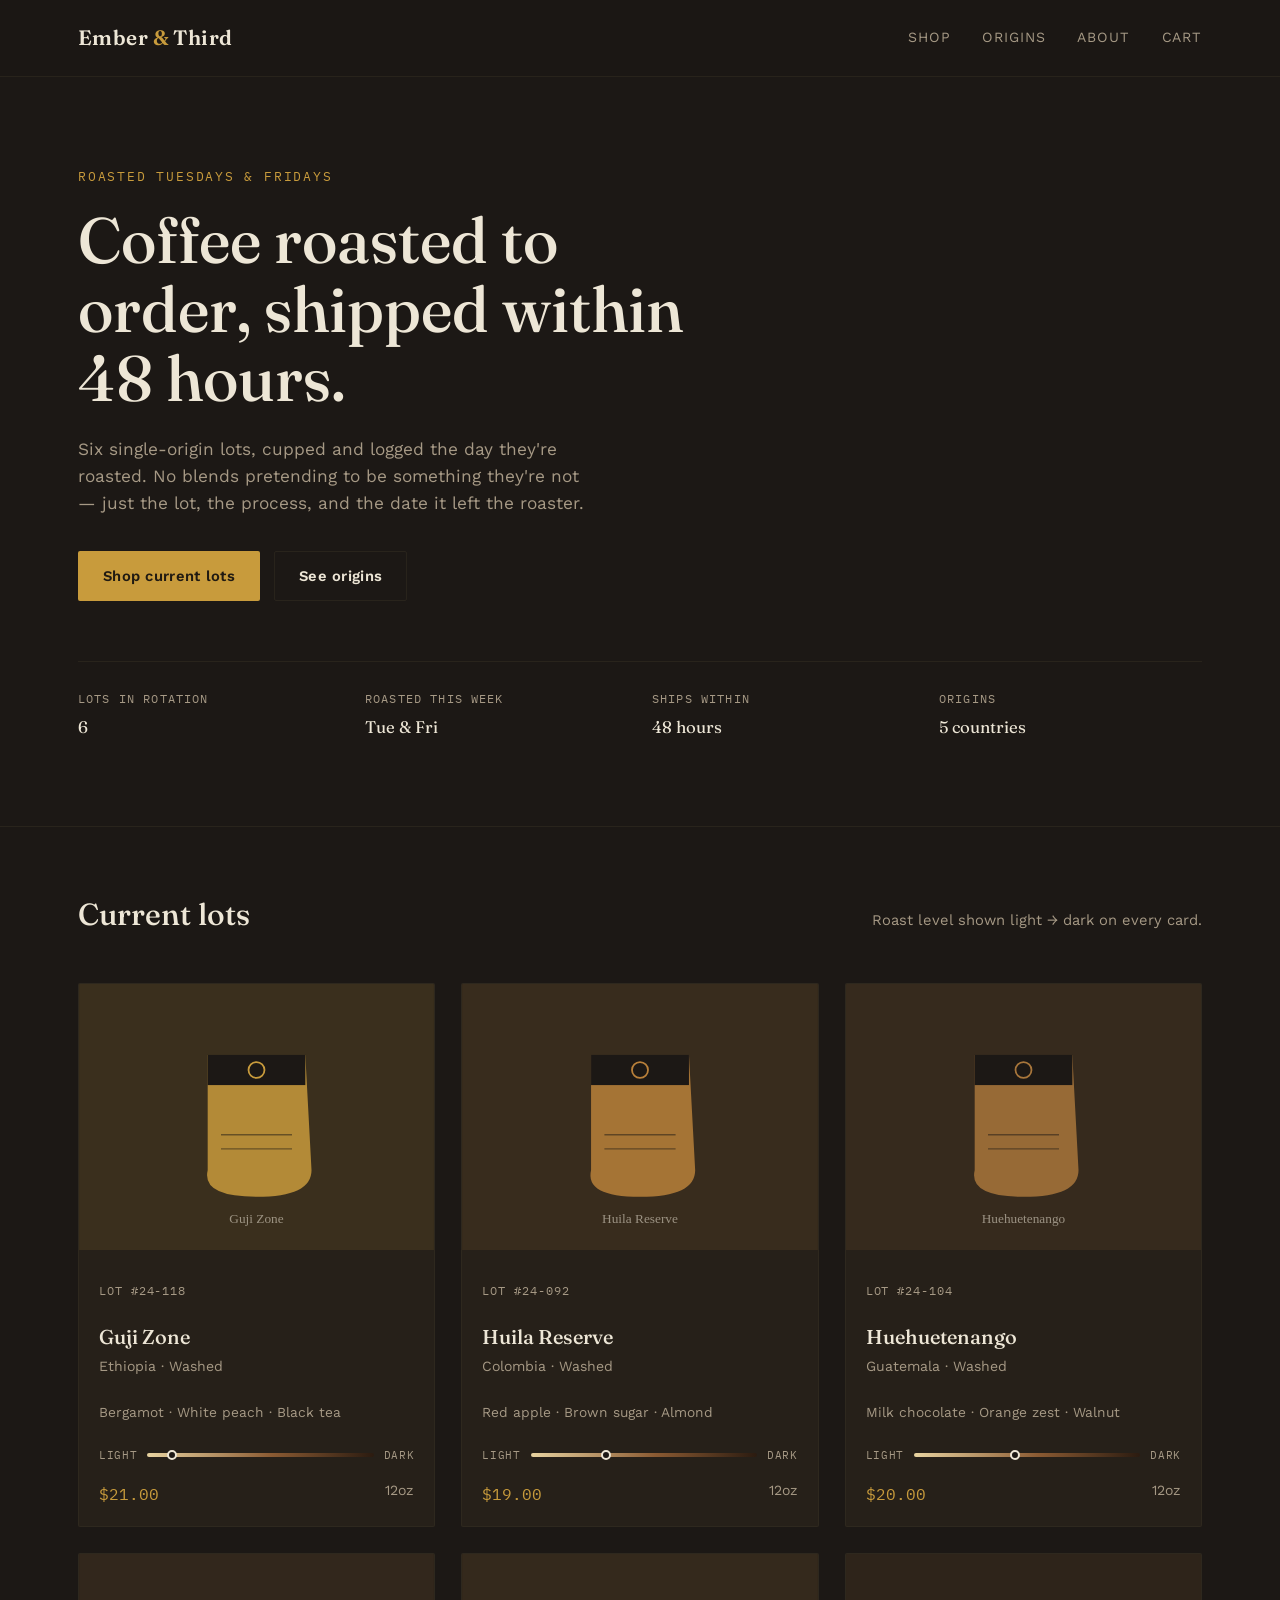
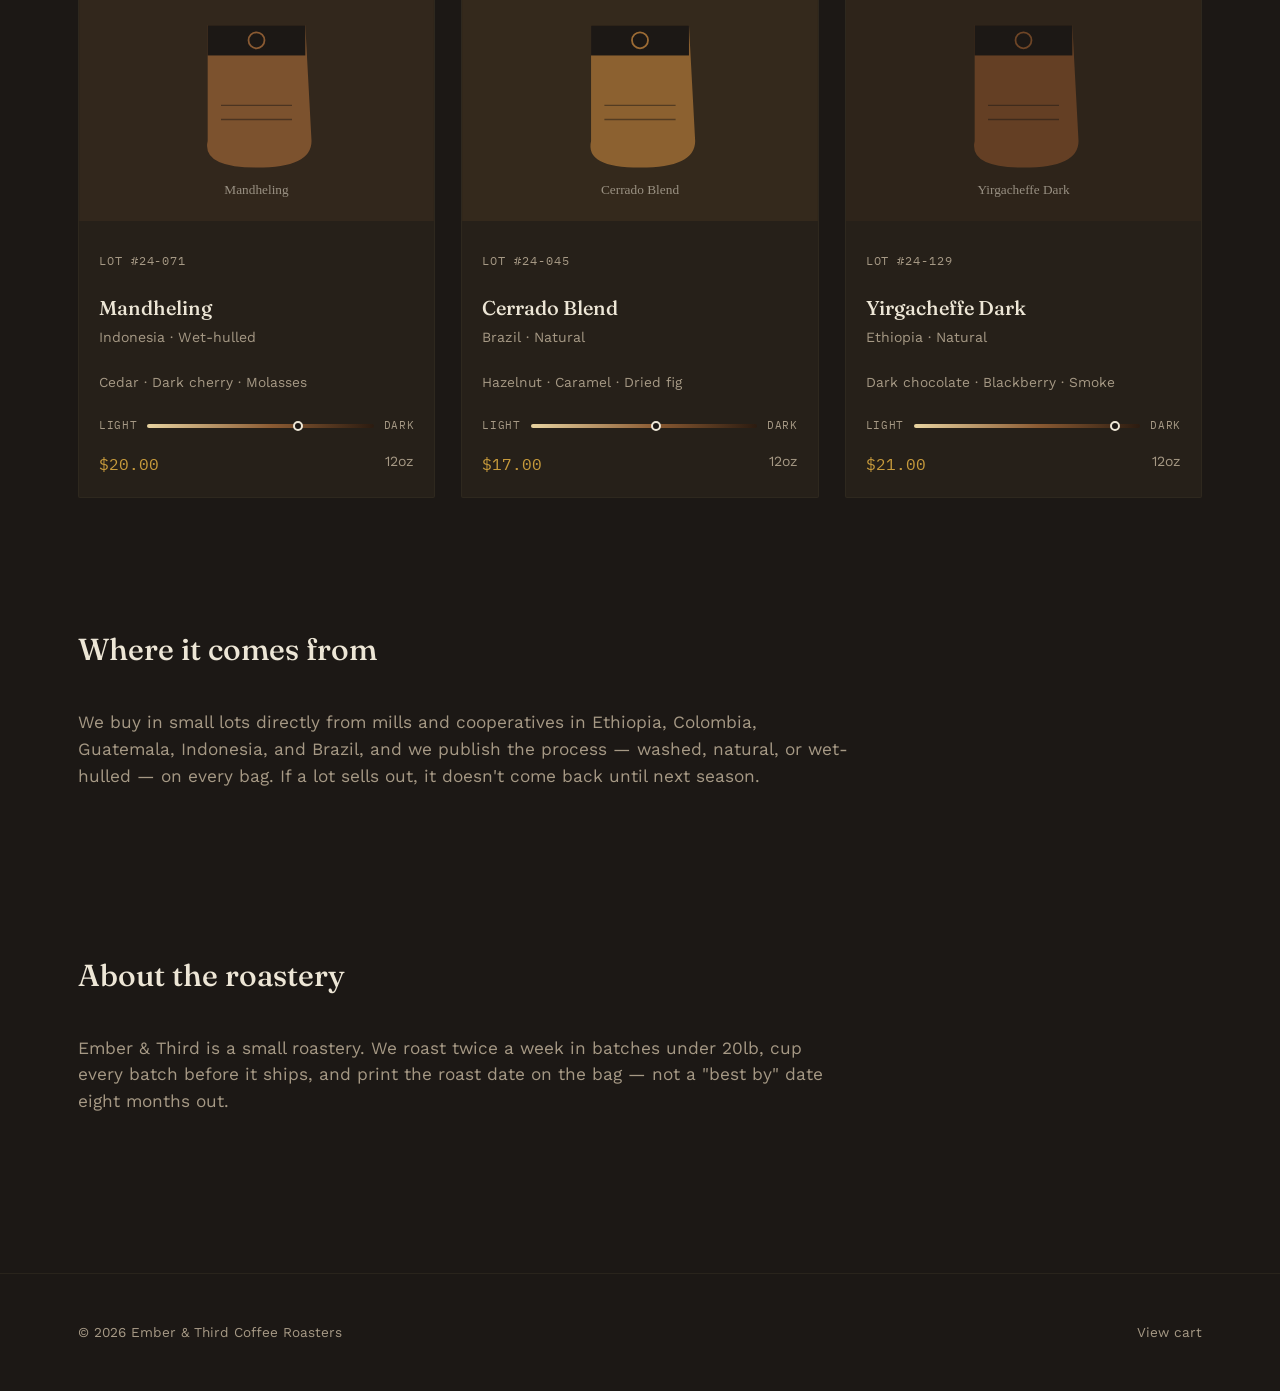
<file: index.html>
<!DOCTYPE html>
<html lang="en">
<head>
  <meta charset="UTF-8" />
  <meta name="viewport" content="width=device-width, initial-scale=1.0" />
  <title>Ember &amp; Third — Small-Batch Coffee Roaster</title>
  <meta name="description" content="Coffee roasted to order and shipped within 48 hours. Single-origin lots from Ethiopia, Colombia, Guatemala, Sumatra, and Brazil." />
  <link rel="stylesheet" href="css/styles.css" />
</head>
<body>

  <header class="site-header">
    <div class="wrap">
      <a href="index.html" class="logo">Ember <span>&amp;</span> Third</a>
      <nav class="main-nav">
        <a href="index.html#shop">Shop</a>
        <a href="index.html#origins">Origins</a>
        <a href="index.html#about">About</a>
        <a href="cart.html" class="cart-link">
          Cart
          <span class="cart-badge" data-cart-count>0</span>
        </a>
      </nav>
    </div>
  </header>

  <main>
    <section class="hero">
      <div class="wrap">
        <p class="hero-eyebrow">Roasted Tuesdays &amp; Fridays</p>
        <h1>Coffee roasted to order, shipped within 48 hours.</h1>
        <p class="hero-sub">
          Six single-origin lots, cupped and logged the day they're roasted.
          No blends pretending to be something they're not — just the
          lot, the process, and the date it left the roaster.
        </p>
        <div class="hero-actions">
          <a href="#shop" class="btn btn-primary">Shop current lots</a>
          <a href="#origins" class="btn btn-outline">See origins</a>
        </div>

        <dl class="cupping-strip">
          <div>
            <dt>Lots in rotation</dt>
            <dd>6</dd>
          </div>
          <div>
            <dt>Roasted this week</dt>
            <dd>Tue &amp; Fri</dd>
          </div>
          <div>
            <dt>Ships within</dt>
            <dd>48 hours</dd>
          </div>
          <div>
            <dt>Origins</dt>
            <dd>5 countries</dd>
          </div>
        </dl>
      </div>
    </section>

    <section class="section" id="shop">
      <div class="wrap">
        <div class="section-head">
          <h2>Current lots</h2>
          <p class="section-note">Roast level shown light → dark on every card.</p>
        </div>
        <div class="product-grid" id="product-grid">
          <!-- populated by js/main.js -->
        </div>
      </div>
    </section>

    <section class="section" id="origins">
      <div class="wrap">
        <div class="section-head">
          <h2>Where it comes from</h2>
        </div>
        <p class="hero-sub" style="max-width:70ch;">
          We buy in small lots directly from mills and cooperatives in
          Ethiopia, Colombia, Guatemala, Indonesia, and Brazil, and we
          publish the process — washed, natural, or wet-hulled — on every
          bag. If a lot sells out, it doesn't come back until next season.
        </p>
      </div>
    </section>

    <section class="section" id="about">
      <div class="wrap">
        <div class="section-head">
          <h2>About the roastery</h2>
        </div>
        <p class="hero-sub" style="max-width:70ch;">
          Ember &amp; Third is a small roastery. We roast twice a week in
          batches under 20lb, cup every batch before it ships, and print
          the roast date on the bag — not a "best by" date eight months out.
        </p>
      </div>
    </section>
  </main>

  <footer class="site-footer">
    <div class="wrap">
      <span>© 2026 Ember &amp; Third Coffee Roasters</span>
      <span><a href="cart.html">View cart</a></span>
    </div>
  </footer>

  <script src="js/products.js"></script>
  <script src="js/cart.js"></script>
  <script src="js/main.js"></script>
</body>
</html>
</file>
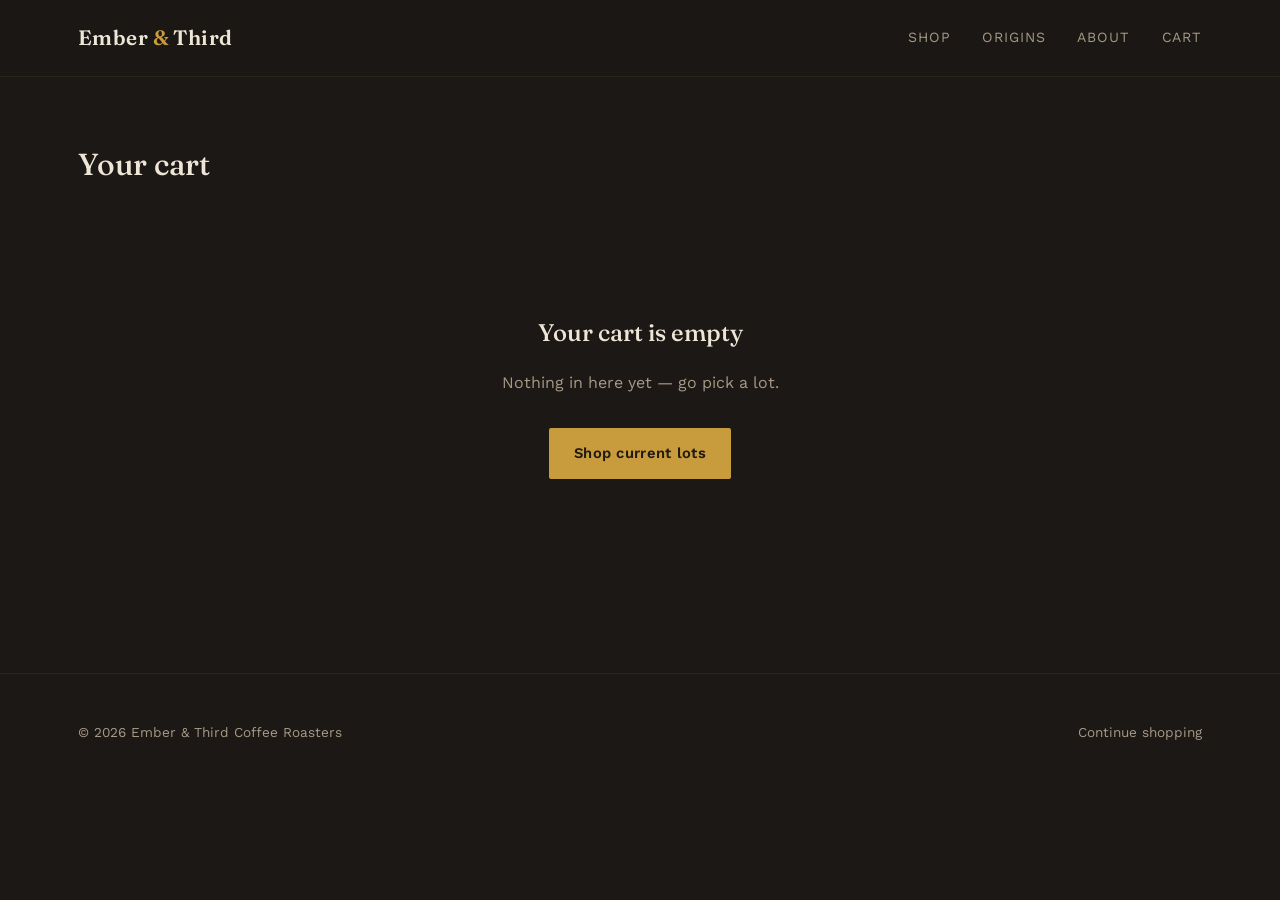
<file: cart.html>
<!DOCTYPE html>
<html lang="en">
<head>
  <meta charset="UTF-8" />
  <meta name="viewport" content="width=device-width, initial-scale=1.0" />
  <title>Your Cart — Ember &amp; Third</title>
  <link rel="stylesheet" href="css/styles.css" />
</head>
<body>

  <header class="site-header">
    <div class="wrap">
      <a href="index.html" class="logo">Ember <span>&amp;</span> Third</a>
      <nav class="main-nav">
        <a href="index.html#shop">Shop</a>
        <a href="index.html#origins">Origins</a>
        <a href="index.html#about">About</a>
        <a href="cart.html" class="cart-link">
          Cart
          <span class="cart-badge" data-cart-count>0</span>
        </a>
      </nav>
    </div>
  </header>

  <main>
    <section class="section">
      <div class="wrap">
        <div class="section-head">
          <h2>Your cart</h2>
        </div>
        <div id="cart-content">
          <!-- populated by js/main.js -->
        </div>
      </div>
    </section>
  </main>

  <footer class="site-footer">
    <div class="wrap">
      <span>© 2026 Ember &amp; Third Coffee Roasters</span>
      <span><a href="index.html#shop">Continue shopping</a></span>
    </div>
  </footer>

  <script src="js/products.js"></script>
  <script src="js/cart.js"></script>
  <script src="js/main.js"></script>
</body>
</html>
</file>
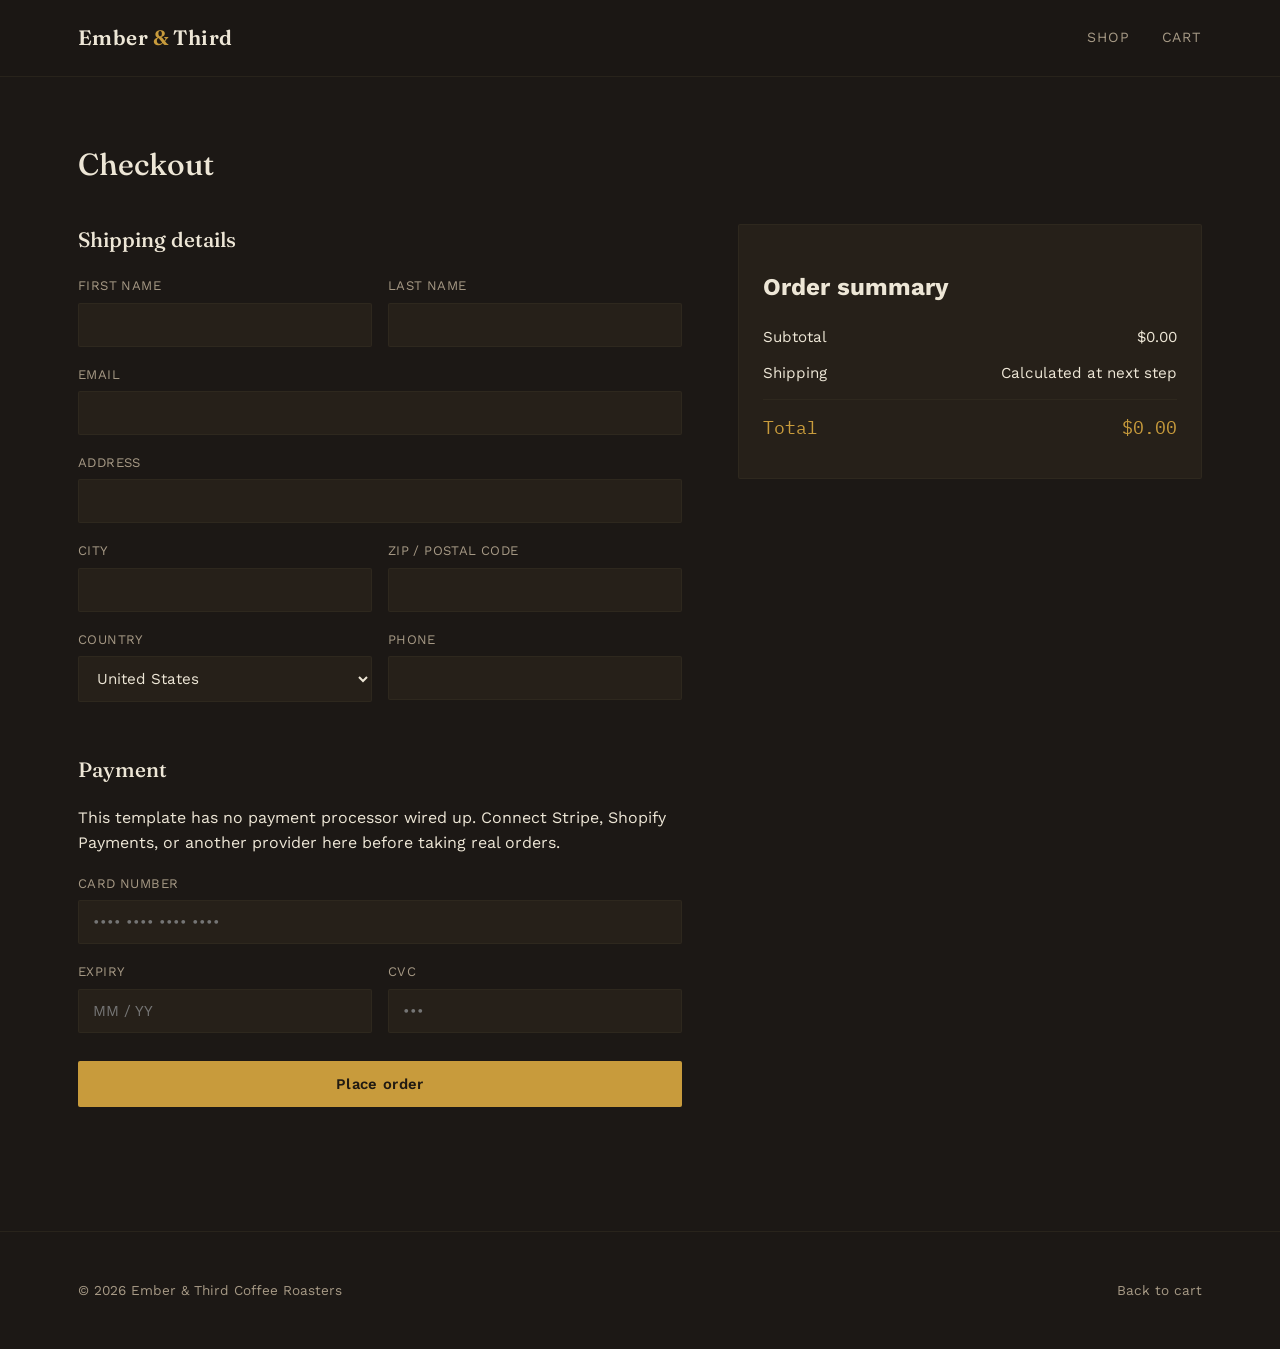
<file: checkout.html>
<!DOCTYPE html>
<html lang="en">
<head>
  <meta charset="UTF-8" />
  <meta name="viewport" content="width=device-width, initial-scale=1.0" />
  <title>Checkout — Ember &amp; Third</title>
  <link rel="stylesheet" href="css/styles.css" />
</head>
<body>

  <header class="site-header">
    <div class="wrap">
      <a href="index.html" class="logo">Ember <span>&amp;</span> Third</a>
      <nav class="main-nav">
        <a href="index.html#shop">Shop</a>
        <a href="cart.html" class="cart-link">
          Cart
          <span class="cart-badge" data-cart-count>0</span>
        </a>
      </nav>
    </div>
  </header>

  <main>
    <section class="section">
      <div class="wrap">
        <div class="section-head">
          <h2>Checkout</h2>
        </div>

        <form class="checkout-grid" id="checkout-form">
          <div class="checkout-section">
            <h2>Shipping details</h2>

            <div class="field-row">
              <div class="field">
                <label for="first-name">First name</label>
                <input type="text" id="first-name" name="first-name" required />
              </div>
              <div class="field">
                <label for="last-name">Last name</label>
                <input type="text" id="last-name" name="last-name" required />
              </div>
            </div>

            <div class="field">
              <label for="email">Email</label>
              <input type="email" id="email" name="email" required />
            </div>

            <div class="field">
              <label for="address">Address</label>
              <input type="text" id="address" name="address" required />
            </div>

            <div class="field-row">
              <div class="field">
                <label for="city">City</label>
                <input type="text" id="city" name="city" required />
              </div>
              <div class="field">
                <label for="zip">ZIP / Postal code</label>
                <input type="text" id="zip" name="zip" required />
              </div>
            </div>

            <div class="field-row">
              <div class="field">
                <label for="country">Country</label>
                <select id="country" name="country">
                  <option>United States</option>
                  <option>Canada</option>
                  <option>United Kingdom</option>
                  <option>Australia</option>
                  <option>Other</option>
                </select>
              </div>
              <div class="field">
                <label for="phone">Phone</label>
                <input type="tel" id="phone" name="phone" />
              </div>
            </div>

            <h2 style="margin-top:34px;">Payment</h2>
            <p class="section-note" style="margin-bottom:18px;">
              This template has no payment processor wired up. Connect
              Stripe, Shopify Payments, or another provider here before
              taking real orders.
            </p>
            <div class="field">
              <label for="card">Card number</label>
              <input type="text" id="card" name="card" placeholder="•••• •••• •••• ••••" />
            </div>
            <div class="field-row">
              <div class="field">
                <label for="expiry">Expiry</label>
                <input type="text" id="expiry" name="expiry" placeholder="MM / YY" />
              </div>
              <div class="field">
                <label for="cvc">CVC</label>
                <input type="text" id="cvc" name="cvc" placeholder="•••" />
              </div>
            </div>

            <button type="submit" class="btn btn-primary btn-block" style="margin-top:10px;">
              Place order
            </button>
          </div>

          <aside class="order-summary">
            <h2>Order summary</h2>
            <div id="order-lines">
              <!-- populated by js/main.js -->
            </div>
            <div class="summary-row">
              <span>Subtotal</span>
              <span id="checkout-subtotal">$0.00</span>
            </div>
            <div class="summary-row">
              <span>Shipping</span>
              <span>Calculated at next step</span>
            </div>
            <div class="summary-row total">
              <span>Total</span>
              <span id="checkout-total">$0.00</span>
            </div>
          </aside>
        </form>
      </div>
    </section>
  </main>

  <footer class="site-footer">
    <div class="wrap">
      <span>© 2026 Ember &amp; Third Coffee Roasters</span>
      <span><a href="cart.html">Back to cart</a></span>
    </div>
  </footer>

  <script src="js/products.js"></script>
  <script src="js/cart.js"></script>
  <script src="js/main.js"></script>
</body>
</html>
</file>
<file: css/styles.css>
@import url("https://fonts.googleapis.com/css2?family=Fraunces:ital,opsz,wght@0,9..144,400;0,9..144,600;1,9..144,500&family=Work+Sans:wght@400;500;600&family=IBM+Plex+Mono:wght@400;500&display=swap");

/* ---------- Design tokens ---------- */
:root {
  --bg: #1c1815;
  --surface: #262019;
  --surface-raised: #2e271e;
  --line: #3a322670;
  --text: #ede6d6;
  --text-muted: #a69985;
  --gold: #c89b3c;
  --sage: #7c8a68;
  --danger: #b9633f;

  --font-display: "Fraunces", serif;
  --font-body: "Work Sans", sans-serif;
  --font-mono: "IBM Plex Mono", monospace;

  --radius: 2px;
  --max-width: 1180px;
}

* {
  box-sizing: border-box;
}

html {
  scroll-behavior: smooth;
}

body {
  margin: 0;
  background: var(--bg);
  color: var(--text);
  font-family: var(--font-body);
  font-size: 16px;
  line-height: 1.55;
  -webkit-font-smoothing: antialiased;
}

img {
  max-width: 100%;
  display: block;
}

a {
  color: inherit;
}

.wrap {
  max-width: var(--max-width);
  margin: 0 auto;
  padding: 0 28px;
}

/* ---------- Header ---------- */
.site-header {
  position: sticky;
  top: 0;
  z-index: 20;
  background: rgba(28, 24, 21, 0.92);
  backdrop-filter: blur(6px);
  border-bottom: 1px solid var(--line);
}

.site-header .wrap {
  display: flex;
  align-items: center;
  justify-content: space-between;
  height: 76px;
}

.logo {
  font-family: var(--font-display);
  font-weight: 600;
  font-size: 1.3rem;
  letter-spacing: 0.02em;
  text-decoration: none;
  color: var(--text);
}

.logo span {
  color: var(--gold);
}

.main-nav {
  display: flex;
  align-items: center;
  gap: 32px;
}

.main-nav a {
  text-decoration: none;
  font-size: 0.88rem;
  letter-spacing: 0.06em;
  text-transform: uppercase;
  color: var(--text-muted);
  transition: color 0.15s ease;
}

.main-nav a:hover,
.main-nav a:focus-visible {
  color: var(--text);
}

.cart-link {
  display: flex;
  align-items: center;
  gap: 8px;
}

.cart-badge {
  display: inline-flex;
  align-items: center;
  justify-content: center;
  min-width: 20px;
  height: 20px;
  padding: 0 5px;
  border-radius: 999px;
  background: var(--gold);
  color: #201a12;
  font-family: var(--font-mono);
  font-size: 0.72rem;
  font-weight: 500;
}

/* ---------- Buttons & forms ---------- */
.btn {
  display: inline-flex;
  align-items: center;
  justify-content: center;
  gap: 8px;
  padding: 13px 24px;
  border-radius: var(--radius);
  border: 1px solid transparent;
  font-family: var(--font-body);
  font-size: 0.92rem;
  font-weight: 600;
  letter-spacing: 0.02em;
  cursor: pointer;
  text-decoration: none;
  transition: transform 0.12s ease, background 0.15s ease, border-color 0.15s ease;
}

.btn:active {
  transform: translateY(1px);
}

.btn-primary {
  background: var(--gold);
  color: #201a12;
}

.btn-primary:hover {
  background: #d8ab4c;
}

.btn-outline {
  background: transparent;
  border-color: var(--line);
  color: var(--text);
}

.btn-outline:hover {
  border-color: var(--gold);
  color: var(--gold);
}

.btn-block {
  width: 100%;
}

.btn:focus-visible,
a:focus-visible,
input:focus-visible,
select:focus-visible {
  outline: 2px solid var(--gold);
  outline-offset: 2px;
}

label {
  display: block;
  font-size: 0.82rem;
  letter-spacing: 0.03em;
  text-transform: uppercase;
  color: var(--text-muted);
  margin-bottom: 6px;
}

input[type="text"],
input[type="email"],
input[type="tel"],
select {
  width: 100%;
  padding: 12px 14px;
  background: var(--surface);
  border: 1px solid var(--line);
  border-radius: var(--radius);
  color: var(--text);
  font-family: var(--font-body);
  font-size: 0.95rem;
}

.field {
  margin-bottom: 18px;
}

.field-row {
  display: grid;
  grid-template-columns: 1fr 1fr;
  gap: 16px;
}

/* ---------- Hero ---------- */
.hero {
  border-bottom: 1px solid var(--line);
  padding: 90px 0 70px;
}

.hero-eyebrow {
  font-family: var(--font-mono);
  font-size: 0.8rem;
  letter-spacing: 0.14em;
  text-transform: uppercase;
  color: var(--gold);
  margin: 0 0 18px;
}

.hero h1 {
  font-family: var(--font-display);
  font-weight: 500;
  font-size: clamp(2.4rem, 5vw, 4rem);
  line-height: 1.08;
  margin: 0 0 24px;
  max-width: 15ch;
}

.hero-sub {
  color: var(--text-muted);
  font-size: 1.08rem;
  max-width: 46ch;
  margin: 0 0 34px;
}

.hero-actions {
  display: flex;
  gap: 14px;
  flex-wrap: wrap;
}

/* Cupping-sheet strip beneath the hero */
.cupping-strip {
  border-top: 1px solid var(--line);
  margin-top: 60px;
  padding-top: 28px;
  display: grid;
  grid-template-columns: repeat(4, 1fr);
  gap: 24px;
}

.cupping-strip dt {
  font-family: var(--font-mono);
  font-size: 0.72rem;
  letter-spacing: 0.1em;
  text-transform: uppercase;
  color: var(--text-muted);
  margin-bottom: 6px;
}

.cupping-strip dd {
  margin: 0;
  font-family: var(--font-display);
  font-size: 1.05rem;
}

/* ---------- Section headings ---------- */
.section {
  padding: 64px 0;
}

.section-head {
  display: flex;
  align-items: baseline;
  justify-content: space-between;
  margin-bottom: 36px;
  flex-wrap: wrap;
  gap: 12px;
}

.section-head h2 {
  font-family: var(--font-display);
  font-weight: 500;
  font-size: 1.9rem;
  margin: 0;
}

.section-head .section-note {
  color: var(--text-muted);
  font-size: 0.92rem;
}

/* ---------- Product grid & card ---------- */
.product-grid {
  display: grid;
  grid-template-columns: repeat(3, 1fr);
  gap: 26px;
}

.product-card {
  background: var(--surface);
  border: 1px solid var(--line);
  border-radius: var(--radius);
  overflow: hidden;
  display: flex;
  flex-direction: column;
  text-decoration: none;
  color: var(--text);
  transition: border-color 0.15s ease, transform 0.15s ease;
}

.product-card:hover {
  border-color: var(--gold);
  transform: translateY(-2px);
}

.product-card .thumb {
  aspect-ratio: 4 / 3;
  background: var(--surface-raised);
}

.product-card .card-body {
  padding: 20px;
  display: flex;
  flex-direction: column;
  gap: 10px;
  flex: 1;
}

.product-lot {
  font-family: var(--font-mono);
  font-size: 0.72rem;
  letter-spacing: 0.08em;
  color: var(--text-muted);
}

.product-card h3 {
  font-family: var(--font-display);
  font-weight: 500;
  font-size: 1.25rem;
  margin: 0;
}

.product-origin {
  font-size: 0.88rem;
  color: var(--text-muted);
  margin: -6px 0 0;
}

.product-notes {
  font-size: 0.86rem;
  color: var(--text-muted);
}

.card-footer {
  margin-top: auto;
  display: flex;
  align-items: center;
  justify-content: space-between;
  padding-top: 8px;
}

.price {
  font-family: var(--font-mono);
  font-size: 1rem;
  color: var(--gold);
}

/* Roast gauge — signature component: a 1-10 scale from light to dark roast */
.roast-gauge {
  display: flex;
  align-items: center;
  gap: 10px;
}

.roast-gauge .track {
  position: relative;
  flex: 1;
  height: 4px;
  border-radius: 2px;
  background: linear-gradient(90deg, #e8d3a0, #8a5a32 55%, #2b1b10);
}

.roast-gauge .track .marker {
  position: absolute;
  top: 50%;
  width: 10px;
  height: 10px;
  border-radius: 50%;
  background: var(--bg);
  border: 2px solid var(--text);
  transform: translate(-50%, -50%);
}

.roast-gauge .label {
  font-family: var(--font-mono);
  font-size: 0.68rem;
  letter-spacing: 0.06em;
  text-transform: uppercase;
  color: var(--text-muted);
  white-space: nowrap;
}

/* ---------- Product detail page ---------- */
.product-detail {
  display: grid;
  grid-template-columns: 1fr 1fr;
  gap: 56px;
  padding: 56px 0 80px;
}

.product-detail .gallery img {
  width: 100%;
  border-radius: var(--radius);
  border: 1px solid var(--line);
}

.pd-lot {
  font-family: var(--font-mono);
  font-size: 0.78rem;
  letter-spacing: 0.1em;
  color: var(--gold);
  margin: 0 0 10px;
}

.pd-title {
  font-family: var(--font-display);
  font-weight: 500;
  font-size: 2.4rem;
  margin: 0 0 6px;
}

.pd-origin {
  color: var(--text-muted);
  margin: 0 0 22px;
}

.pd-price {
  font-family: var(--font-mono);
  font-size: 1.3rem;
  color: var(--gold);
  margin: 0 0 26px;
}

.pd-blurb {
  color: var(--text);
  margin: 0 0 28px;
}

.tasting-notes {
  display: flex;
  flex-wrap: wrap;
  gap: 8px;
  margin: 0 0 28px;
  padding: 0;
  list-style: none;
}

.tasting-notes li {
  border: 1px solid var(--line);
  padding: 6px 12px;
  border-radius: 999px;
  font-size: 0.82rem;
  color: var(--text-muted);
}

.pd-gauge-block {
  margin-bottom: 30px;
  padding: 18px 20px;
  background: var(--surface);
  border: 1px solid var(--line);
  border-radius: var(--radius);
}

.pd-gauge-block .roast-gauge {
  margin-top: 10px;
}

.pd-facts {
  display: grid;
  grid-template-columns: repeat(3, 1fr);
  gap: 18px;
  margin-bottom: 30px;
}

.pd-facts div dt {
  font-family: var(--font-mono);
  font-size: 0.7rem;
  letter-spacing: 0.08em;
  text-transform: uppercase;
  color: var(--text-muted);
  margin-bottom: 4px;
}

.pd-facts div dd {
  margin: 0;
  font-size: 0.95rem;
}

.pd-purchase {
  display: flex;
  gap: 14px;
  align-items: flex-end;
  margin-bottom: 14px;
}

.pd-purchase .field {
  margin-bottom: 0;
  min-width: 160px;
}

.qty-input {
  width: 76px;
}

/* ---------- Cart page ---------- */
.cart-table {
  width: 100%;
  border-collapse: collapse;
  margin-bottom: 32px;
}

.cart-table th {
  text-align: left;
  font-family: var(--font-mono);
  font-size: 0.72rem;
  letter-spacing: 0.08em;
  text-transform: uppercase;
  color: var(--text-muted);
  padding-bottom: 14px;
  border-bottom: 1px solid var(--line);
}

.cart-table td {
  padding: 18px 0;
  border-bottom: 1px solid var(--line);
  vertical-align: middle;
}

.cart-item-info {
  display: flex;
  align-items: center;
  gap: 16px;
}

.cart-item-info img {
  width: 64px;
  height: 64px;
  border-radius: var(--radius);
  border: 1px solid var(--line);
}

.cart-item-name {
  font-family: var(--font-display);
  font-size: 1.05rem;
}

.cart-item-meta {
  font-size: 0.82rem;
  color: var(--text-muted);
}

.qty-control {
  display: inline-flex;
  align-items: center;
  border: 1px solid var(--line);
  border-radius: var(--radius);
}

.qty-control button {
  background: none;
  border: none;
  color: var(--text);
  width: 30px;
  height: 30px;
  cursor: pointer;
  font-size: 1rem;
}

.qty-control input {
  width: 36px;
  text-align: center;
  border: none;
  background: none;
  color: var(--text);
  font-family: var(--font-mono);
}

.remove-link {
  background: none;
  border: none;
  color: var(--text-muted);
  text-decoration: underline;
  cursor: pointer;
  font-size: 0.82rem;
  padding: 0;
}

.remove-link:hover {
  color: var(--danger);
}

.cart-summary {
  margin-left: auto;
  max-width: 340px;
}

.summary-row {
  display: flex;
  justify-content: space-between;
  margin-bottom: 12px;
  font-size: 0.95rem;
}

.summary-row.total {
  border-top: 1px solid var(--line);
  padding-top: 14px;
  margin-top: 14px;
  font-family: var(--font-mono);
  font-size: 1.1rem;
  color: var(--gold);
}

.empty-state {
  text-align: center;
  padding: 70px 0;
  color: var(--text-muted);
}

.empty-state h2 {
  font-family: var(--font-display);
  color: var(--text);
  font-weight: 500;
}

/* ---------- Checkout ---------- */
.checkout-grid {
  display: grid;
  grid-template-columns: 1.3fr 1fr;
  gap: 56px;
  align-items: start;
}

.checkout-section h2 {
  font-family: var(--font-display);
  font-weight: 500;
  font-size: 1.3rem;
  margin: 0 0 20px;
}

.order-summary {
  background: var(--surface);
  border: 1px solid var(--line);
  border-radius: var(--radius);
  padding: 24px;
  position: sticky;
  top: 96px;
}

.order-line {
  display: flex;
  justify-content: space-between;
  gap: 12px;
  font-size: 0.9rem;
  margin-bottom: 14px;
  color: var(--text-muted);
}

.order-line span:first-child {
  color: var(--text);
}

/* ---------- Footer ---------- */
.site-footer {
  border-top: 1px solid var(--line);
  padding: 48px 0;
  margin-top: 60px;
}

.site-footer .wrap {
  display: flex;
  justify-content: space-between;
  flex-wrap: wrap;
  gap: 20px;
  color: var(--text-muted);
  font-size: 0.85rem;
}

.site-footer a {
  text-decoration: none;
  color: var(--text-muted);
}

.site-footer a:hover {
  color: var(--gold);
}

/* ---------- Responsive ---------- */
@media (max-width: 860px) {
  .product-grid {
    grid-template-columns: repeat(2, 1fr);
  }
  .product-detail,
  .checkout-grid {
    grid-template-columns: 1fr;
    gap: 36px;
  }
  .cupping-strip {
    grid-template-columns: repeat(2, 1fr);
  }
  .pd-facts {
    grid-template-columns: repeat(2, 1fr);
  }
  .main-nav {
    gap: 18px;
  }
}

@media (max-width: 560px) {
  .product-grid {
    grid-template-columns: 1fr;
  }
  .main-nav a:not(.cart-link) {
    display: none;
  }
  .field-row {
    grid-template-columns: 1fr;
  }
  .cart-summary {
    max-width: none;
  }
}

@media (prefers-reduced-motion: reduce) {
  * {
    transition: none !important;
    scroll-behavior: auto !important;
  }
}
</file>
